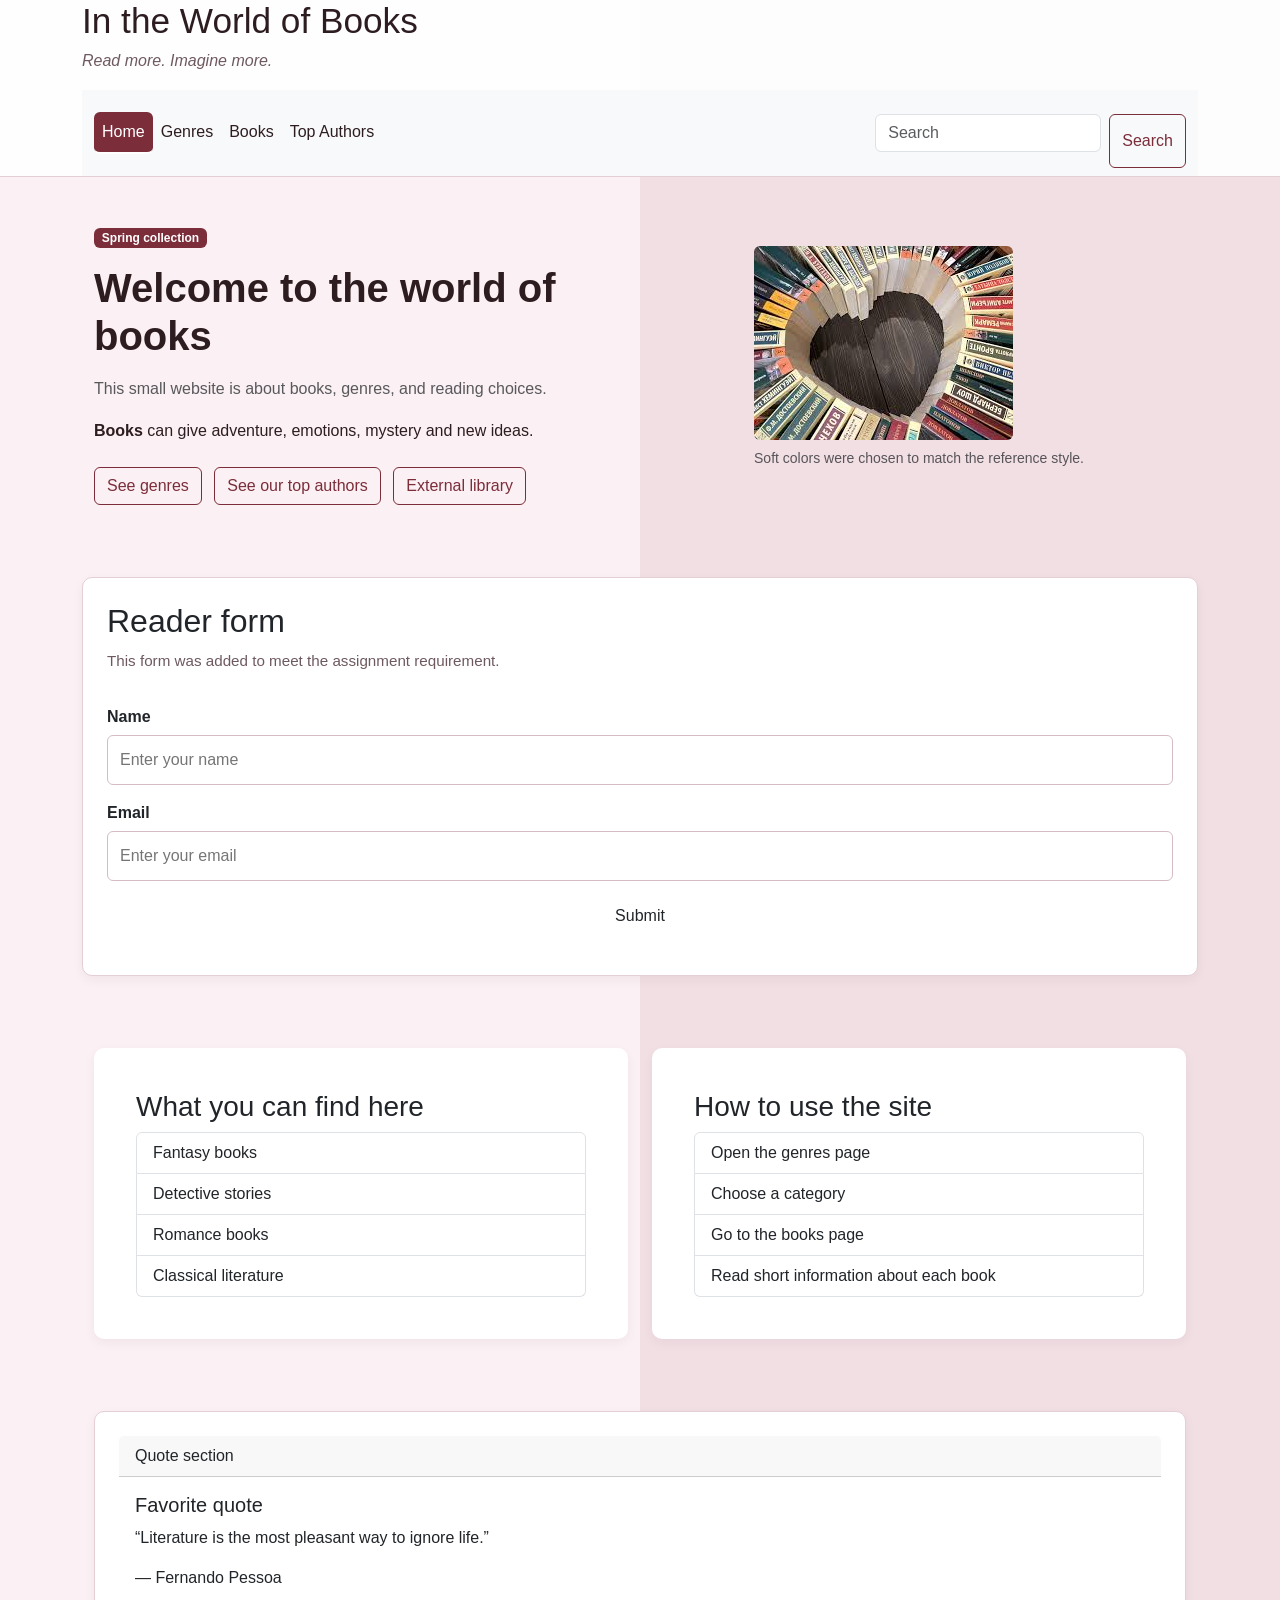
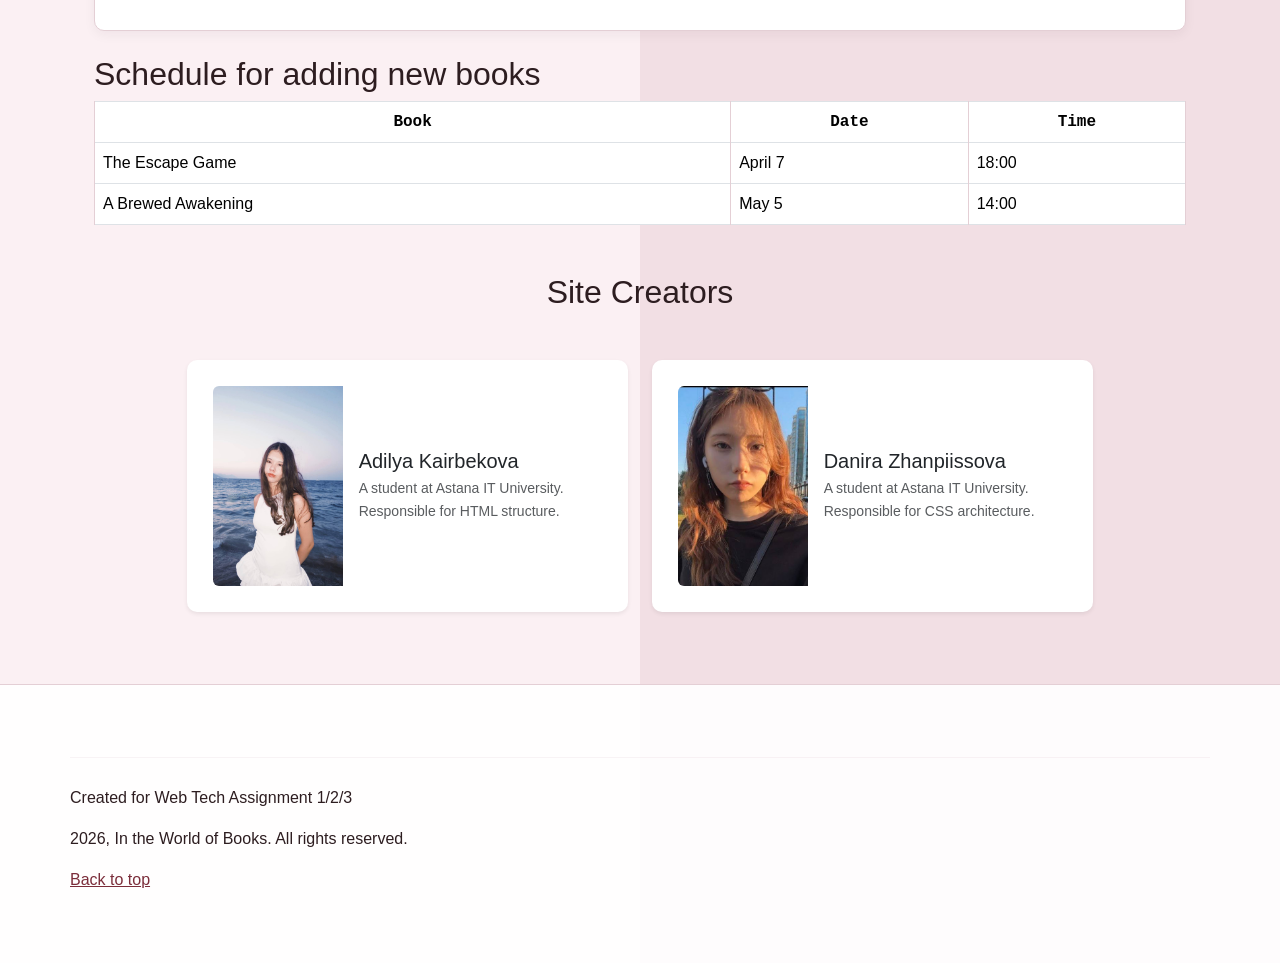
<file: index.html>
<!DOCTYPE html>
<html lang="en">
<head>
  <meta charset="utf-8">
  <meta name="viewport" content="width=device-width, initial-scale=1.0">
  <title>In the World of Books</title>
  <link href="https://cdn.jsdelivr.net/npm/bootstrap@5.3.8/dist/css/bootstrap.min.css" rel="stylesheet">
  <link rel="stylesheet" href="style.css">
  <script src="https://cdn.jsdelivr.net/npm/bootstrap@5.3.8/dist/js/bootstrap.bundle.min.js"></script>
  
  <style>
    #welcome-title {
      letter-spacing: 1px;
    }

    .quote-word {
      color: #7b2d3a;
      font-weight: bold;
    }
  </style>
</head>
<body id="top">

<header class="site-header">
    <div class="container">
      <h1 class="site-title">In the World of Books</h1>
      <p class="site-subtitle"><em>Read more. Imagine more.</em></p>
<nav class="navbar navbar-expand-sm bg-light navbar-light">
  <div class="container-fluid">
    <ul class="navbar-nav">
      <li class="nav-item">
        <a class="nav-link active" href="index.html">Home</a>
      </li>
      <li class="nav-item">
        <a class="nav-link" href="genres.html">Genres</a>
      </li>
      <li class="nav-item">
        <a class="nav-link" href="books.html">Books</a>
      </li>
      <li class="nav-item">
        <a class="nav-link" href="authors.html">Top Authors</a>
      </li>
    </ul>
    <form class="d-flex" role="search">
      <input class="form-control me-2" type="search" placeholder="Search" aria-label="Search"/>
      <button class="btn btn-outline-danger" type="submit">Search</button>
    </form>
  </div>
</nav>
</div>
  </header>

  <main class="container">
    <section class="py-5">
  <div class="container-fluid">
    <div class="row align-items-center g-4">
      <div class="col-lg-6">
        <span class="badge bg-danger mb-3">Spring collection</span>
        <h1 class="display-6 fw-bold mb-3">Welcome to the world of books</h1>
        <p class="text-muted">This small website is about books, genres, and reading choices.</p>
        <p><strong>Books</strong> can give adventure, emotions, mystery and new ideas.</p>
        <div class="mt-4">
          <a href="genres.html" class="btn btn-outline-danger me-2">See genres</a>
          <a href="authors.html" class="btn btn-outline-danger me-2">See our top authors</a>
          <a href="https://www.gutenberg.org/" class="btn btn-outline-danger">External library</a>
        </div>
      </div>
      <div class="col-lg-6 text-center">
        <figure class="figure">
          <img src="images/books.jfif" class="rounded" alt="Book cover">
          <figcaption class="figure-caption text-muted mt-2">Soft colors were chosen to match the reference style.</figcaption>
        </figure>
      </div>
    </div>
  </div>
</section>

    <section class="card">
      <h2>Reader form</h2>
      <p class="small-note">This form was added to meet the assignment requirement.</p>

      <form action="#" method="post" id="reader-form">
        <label for="name">Name</label>
        <input type="text" id="name" name="name" placeholder="Enter your name" required>

        <label for="email">Email</label>
        <input type="email" id="email" name="email" placeholder="Enter your email" required>

        <input type="submit" value="Submit" class="btn">
      </form>
    </section>

    <section class="container my-5">
      <div class="row g-4 clearfix">
        <div class="col-md-6">
          <div class="card h-100">
            <div class="card-body">
        <h3>What you can find here</h3>
        <ul class="list-group">
        <li class="list-group-item">Fantasy books</li>
        <li class="list-group-item">Detective stories</li>
        <li class="list-group-item">Romance books</li>
        <li class="list-group-item">Classical literature</li>
        </ul>
            </div>
            </div>
        </div>
      <div class="col-md-6">
          <div class="card h-100">
            <div class="card-body">
        <h3>How to use the site</h3>
        <ol class="list-group">
          <li class="list-group-item">Open the genres page</li>
          <li class="list-group-item">Choose a category</li>
          <li class="list-group-item">Go to the books page</li>
          <li class="list-group-item">Read short information about each book</li>
        </ol>
            </div>
          </div>
      </div>
    </section>

    <section class="container my-4">
      <div class="card">
  <div class="card-header">
    Quote section
  </div>
  <div class="card-body">
    <h5 class="card-title">Favorite quote</h5>
    <p class="card-text">“Literature is the most pleasant way to ignore life.”</p>
    <footer>— Fernando Pessoa</footer>
  </div>
</div>
    </section>

    <div class="container mt-3">
  <h2>Schedule for adding new books</h2>           
  <table class="table table-bordered">
    <thead>
      <tr>
        <th>Book</th>
        <th>Date</th>
        <th>Time</th>
      </tr>
    </thead>
    <tbody>
      <tr>
        <td>The Escape Game</td>
        <td>April 7</td>
        <td>18:00</td>
      </tr>
      <tr>
        <td>A Brewed Awakening</td>
        <td>May 5</td>
        <td>14:00</td>
      </tr>
    </tbody>
  </table>
</div>
    </section>
  
 <section class="container my-5">
  <h2 class="text-center mb-4">Site Creators</h2>
  <div class="row g-4 justify-content-center">
  <div class="col-md-6 col-lg-5">
      <div class="card h-100 shadow-sm">
        <div class="row g-0 align-items-center">
          <div class="col-4">
            <img src="Adilya.jpg" class="img-fluid rounded-start" alt="Creator One" style="object-fit: cover; height: 100%;">
          </div>
          <div class="col-8">
            <div class="card-body">
              <h5 class="card-title mb-1">Adilya Kairbekova</h5>
              <p class="card-text small text-muted">A student at Astana IT University. Responsible for HTML structure.</p>
            </div>
          </div>
        </div>
      </div>
    </div>

    <div class="col-md-6 col-lg-5">
      <div class="card h-100 shadow-sm">
        <div class="row g-0 align-items-center">
          <div class="col-4">
            <img src="danira creator.jpg" class="img-fluid rounded-start" alt="Creator Two" style="object-fit: cover; height: 100%;">
          </div>
          <div class="col-8">
            <div class="card-body">
              <h5 class="card-title mb-1">Danira Zhanpiissova</h5>
              <p class="card-text small text-muted">A student at Astana IT University. Responsible for CSS architecture.</p>
            </div>
          </div>
        </div>
      </div>
    </div>
</div> 
</section>
</main>

  <footer class="site-footer py-4 mt-5">
    <div class="container footer-box">
      <hr>
      <address>Created for Web Tech Assignment 1/2/3</address>
      <p>2026, In the World of Books. All rights reserved.</p>
      <p><a href="#top">Back to top</a></p>
    </div>
  </footer>

</body>
</html>
</file>
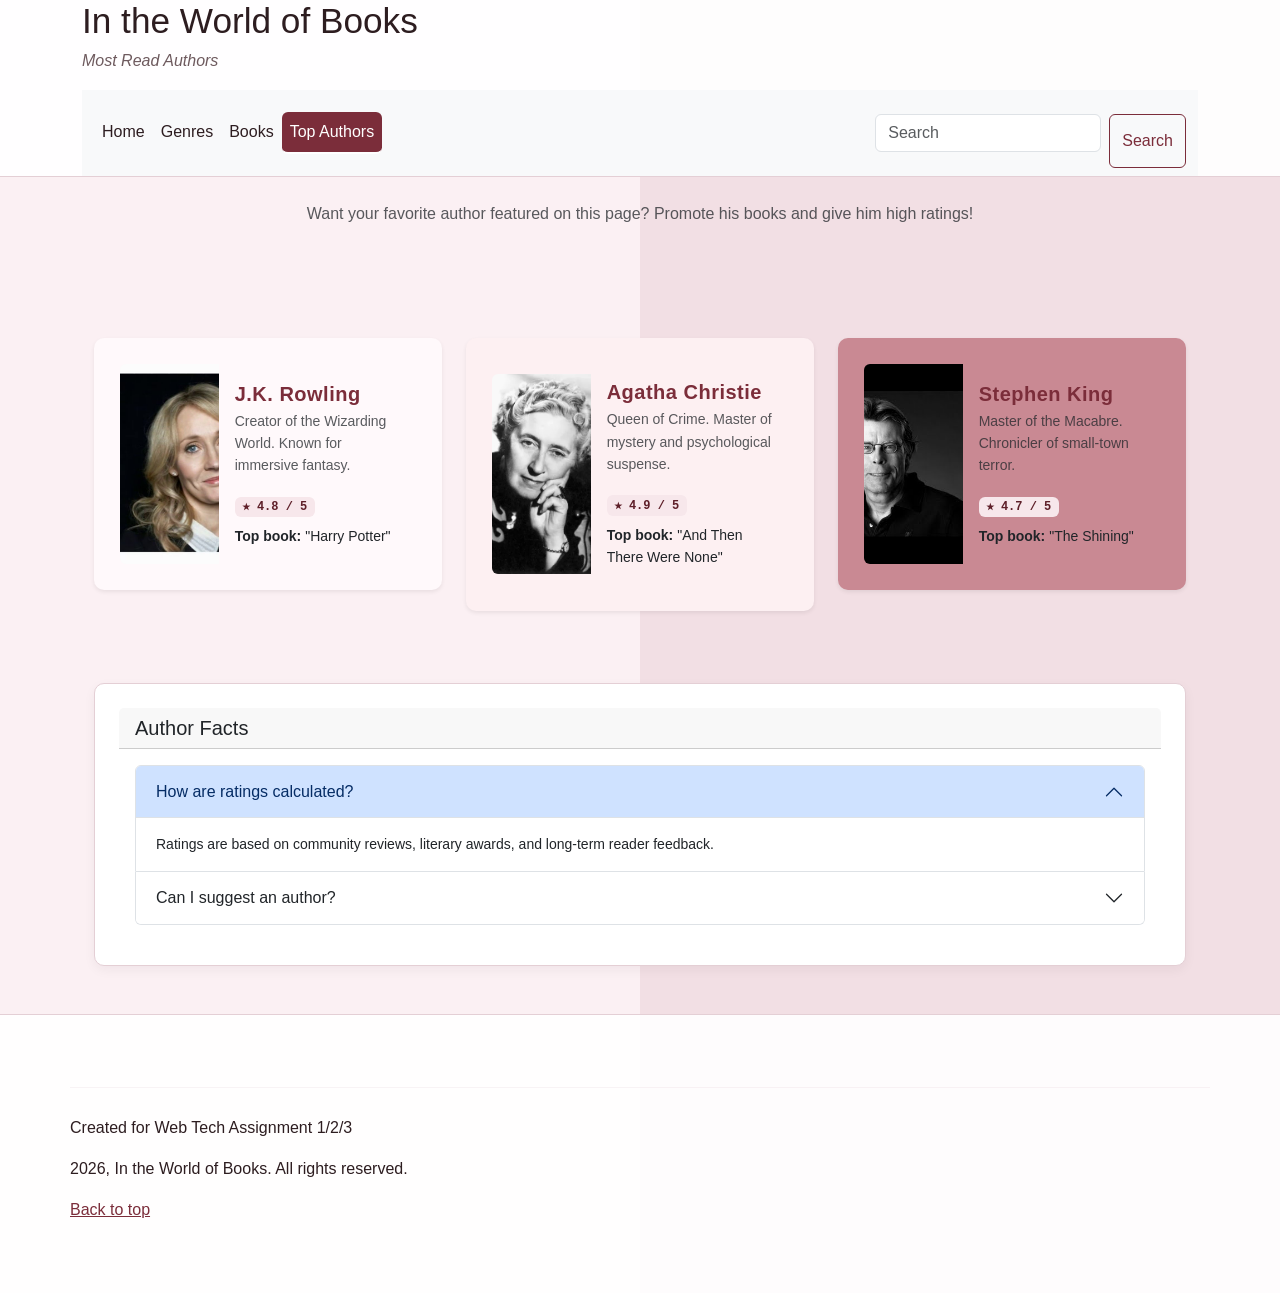
<file: authors.html>
<!DOCTYPE html>
<html lang="en">
<head>
  <meta charset="utf-8">
  <meta name="viewport" content="width=device-width, initial-scale=1.0">
  <title>Authors - In the World of Books</title>
  <link href="https://cdn.jsdelivr.net/npm/bootstrap@5.3.8/dist/css/bootstrap.min.css" rel="stylesheet">
  <link rel="stylesheet" href="style.css">
  <script src="https://cdn.jsdelivr.net/npm/bootstrap@5.3.8/dist/js/bootstrap.bundle.min.js"></script>
  
  <style>
    .author-name {
      letter-spacing: 0.5px;
      color: #7b2d3a;
      font-weight: bold;
    }
    .rating-badge {
      font-family: monospace;
      background: #f7e7eb;
      color: #5e1f29;
    }
  </style>
</head>
<body id="top">

<header class="site-header">
    <div class="container">
      <h1 class="site-title">In the World of Books</h1>
      <p class="site-subtitle"><em>Most Read Authors</em></p>
<nav class="navbar navbar-expand-sm bg-light navbar-light">
  <div class="container-fluid">
    <ul class="navbar-nav">
      <li class="nav-item">
        <a class="nav-link" href="index.html">Home</a>
      </li>
      <li class="nav-item">
        <a class="nav-link" href="genres.html">Genres</a>
      </li>
      <li class="nav-item">
        <a class="nav-link" href="books.html">Books</a>
      </li>
      <li class="nav-item">
        <a class="nav-link active" href="authors.html">Top Authors</a>
      </li>
    </ul>
    <form class="d-flex" role="search">
      <input class="form-control me-2" type="search" placeholder="Search" aria-label="Search"/>
      <button class="btn btn-outline-danger" type="submit">Search</button>
    </form>
  </div>
  </div>
</nav>
</div>
  </header>

  <main class="container">
    
    <section class="py-4 text-center">
      <p class="text-muted">Want your favorite author featured on this page? Promote his books and give him high ratings!</p>
    </section>

    <section class="container my-5">
      <div class="row g-4 justify-content-center">
        <div class="col-md-6 col-lg-4">
          <div class="card h-100 shadow-sm author-card" id="author-rowling">
            <div class="row g-0 align-items-center">
              <div class="col-4">
                <img src="maxresdefault.jpg" class="img-fluid rounded-start" alt="J.K. Rowling" style="object-fit: cover; height: 100%;">
              </div>
              <div class="col-8">
                <div class="card-body">
                  <h5 class="card-title mb-1 author-name">J.K. Rowling</h5>
                  <p class="card-text small text-muted">Creator of the Wizarding World. Known for immersive fantasy.</p>
                  <span class="badge rating-badge">★ 4.8 / 5</span>
                  <p class="card-text small mt-2"><strong>Top book:</strong> "Harry Potter"</p>
                </div>
              </div>
            </div>
          </div>
        </div>

        <div class="col-md-6 col-lg-4">
          <div class="card h-100 shadow-sm author-card" id="author-christie">
            <div class="row g-0 align-items-center">
              <div class="col-4">
                <img src="a297c4a66b313e410c8780db41d5078c.webp" class="img-fluid rounded-start" alt="Agatha Christie" style="object-fit: cover; height: 100%;">
              </div>
              <div class="col-8">
                <div class="card-body">
                  <h5 class="card-title mb-1 author-name">Agatha Christie</h5>
                  <p class="card-text small text-muted">Queen of Crime. Master of mystery and psychological suspense.</p>
                  <span class="badge rating-badge">★ 4.9 / 5</span>
                  <p class="card-text small mt-2"><strong>Top book:</strong> "And Then There Were None"</p>
                </div>
              </div>
            </div>
          </div>
        </div>

        <div class="col-md-6 col-lg-4">
          <div class="card h-100 shadow-sm author-card" id="author-king">
            <div class="row g-0 align-items-center">
              <div class="col-4">
                <img src="hqdefault.jpg" class="img-fluid rounded-start" alt="Stephen King" style="object-fit: cover; height: 100%;">
              </div>
              <div class="col-8">
                <div class="card-body">
                  <h5 class="card-title mb-1 author-name">Stephen King</h5>
                  <p class="card-text small text-muted">Master of the Macabre. Chronicler of small-town terror.</p>
                  <span class="badge rating-badge">★ 4.7 / 5</span>
                  <p class="card-text small mt-2"><strong>Top book:</strong> "The Shining"</p>
                </div>
              </div>
            </div>
          </div>
        </div>

      </div>
    </section>

    <section class="container my-5">
      <div class="card">
        <div class="card-header">
          <h5 class="mb-0">Author Facts</h5>
        </div>
        <div class="card-body">
          <div class="accordion" id="authorFaq">
            <div class="accordion-item">
              <h2 class="accordion-header">
                <button class="accordion-button" type="button" data-bs-toggle="collapse" data-bs-target="#faq1">
                  How are ratings calculated?
                </button>
              </h2>
              <div id="faq1" class="accordion-collapse collapse show" data-bs-parent="#authorFaq">
                <div class="accordion-body small">
                  Ratings are based on community reviews, literary awards, and long-term reader feedback.
                </div>
              </div>
            </div>
            <div class="accordion-item">
              <h2 class="accordion-header">
                <button class="accordion-button collapsed" type="button" data-bs-toggle="collapse" data-bs-target="#faq2">
                  Can I suggest an author?
                </button>
              </h2>
              <div id="faq2" class="accordion-collapse collapse" data-bs-parent="#authorFaq">
                <div class="accordion-body small">
                  Yes! Use the contact form on the Home page or email us directly.
                </div>
              </div>
            </div>
          </div>
        </div>
      </div>
    </section>

  </main>

  <footer class="site-footer py-4 mt-5">
    <div class="container footer-box">
      <hr>
      <address>Created for Web Tech Assignment 1/2/3</address>
      <p>2026, In the World of Books. All rights reserved.</p>
      <p><a href="#top">Back to top</a></p>
    </div>
  </footer>

</body>
</html>
</file>
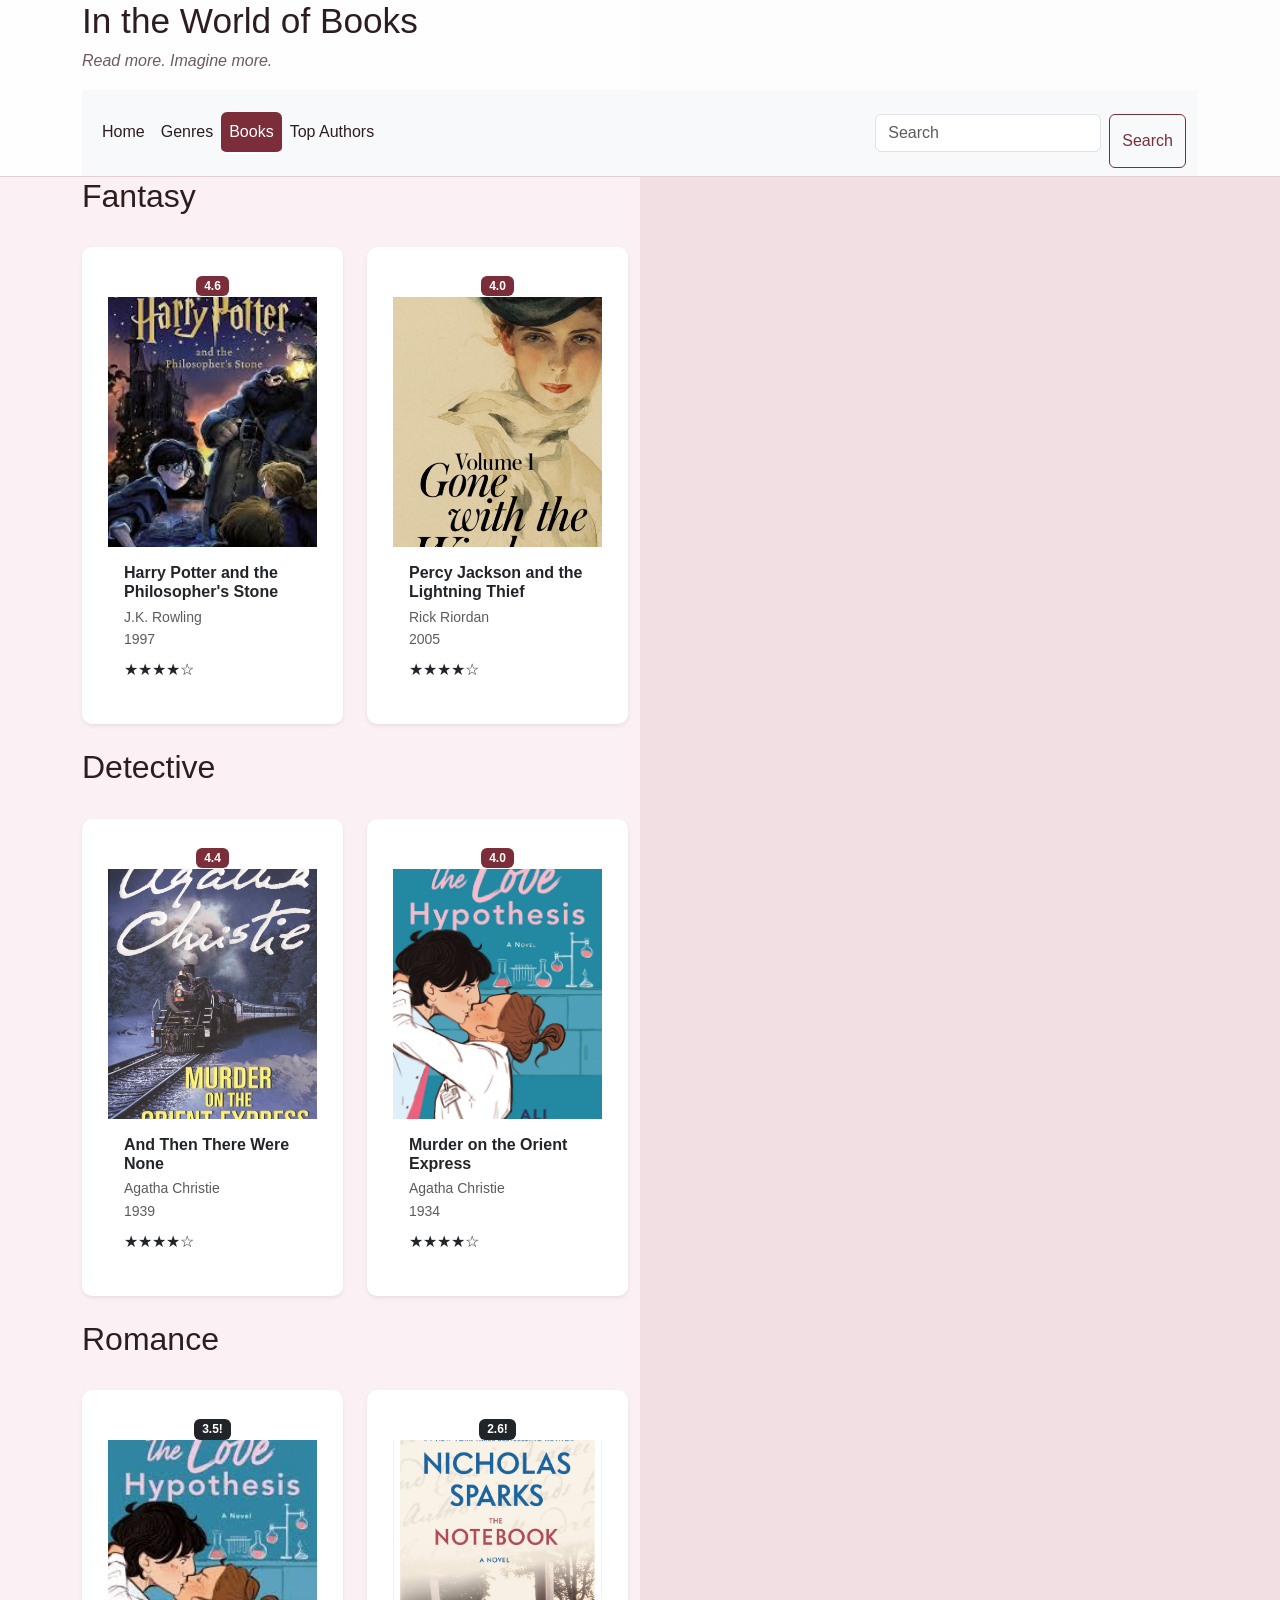
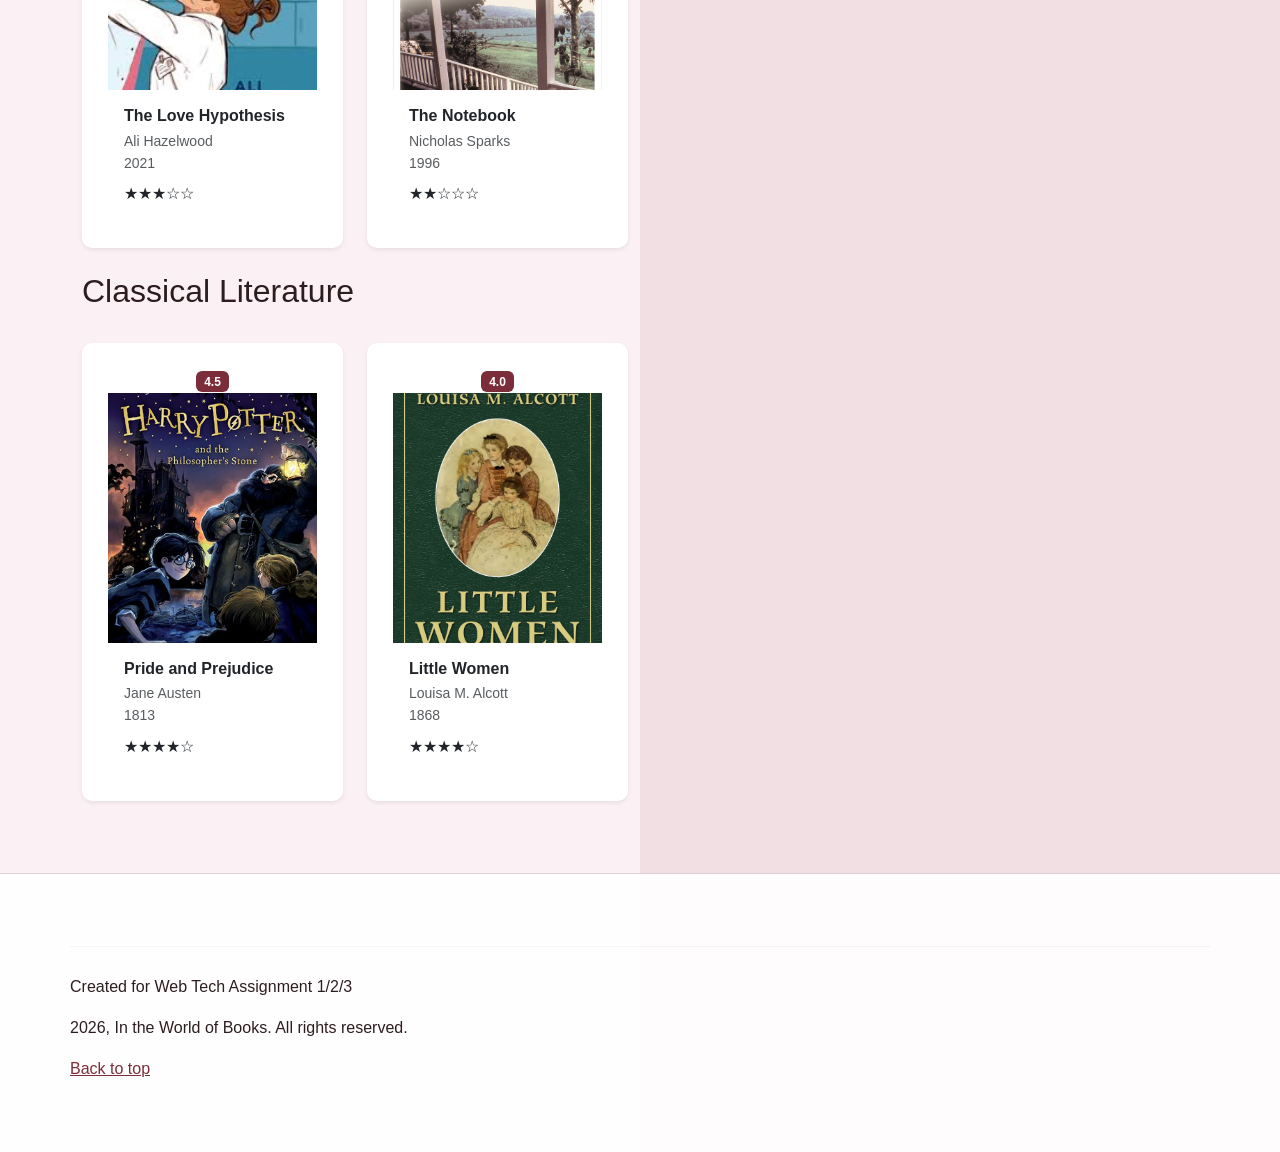
<file: books.html>
<!DOCTYPE html>
<html lang="en">
<head>
  <meta charset="utf-8">
  <meta name="viewport" content="width=device-width, initial-scale=1.0">
  <title>Genres - In the World of Books</title>
  <link href="https://cdn.jsdelivr.net/npm/bootstrap@5.3.2/dist/css/bootstrap.min.css" rel="stylesheet">
  <link rel="stylesheet" href="style.css">
  <script src="https://cdn.jsdelivr.net/npm/bootstrap@5.3.2/dist/js/bootstrap.bundle.min.js"></script>
</head>
<body id="top">

  <header class="site-header">
    <div class="container">
      <h1 class="site-title">In the World of Books</h1>
      <p class="site-subtitle"><em>Read more. Imagine more.</em></p>
<nav class="navbar navbar-expand-sm bg-light navbar-light">
  <div class="container-fluid">
    <ul class="navbar-nav">
      <li class="nav-item">
        <a class="nav-link" href="index.html">Home</a>
      </li>
      <li class="nav-item">
        <a class="nav-link" href="genres.html">Genres</a>
      </li>
      <li class="nav-item">
        <a class="nav-link active" href="books.html">Books</a>
      </li>
      <li class="nav-item">
        <a class="nav-link" href="authors.html">Top Authors</a>
      </li>
    </ul>
    <form class="d-flex" role="search">
      <input class="form-control me-2" type="search" placeholder="Search" aria-label="Search"/>
      <button class="btn btn-outline-danger" type="submit">Search</button>
    </form>
  </div>
</nav>
</div>
  </header>

  <main class="container mb-5">


    <h2 class="genre-divider" id="fantasy">Fantasy</h2>
    <div class="row row-cols-1 row-cols-md-2 row-cols-lg-4 g-4">
      <div class="col">
        <div class="card h-100 border-0 shadow-sm">
          <div class="book-cover-wrapper rounded-top text-center">
            <span class="badge bg-danger rating-badge">4.6</span>
            <img src="images/Harry Potter and the Philosopher's Stone.jfif" alt="Harry Potter">
          </div>
          <div class="card-body">
            <h6 class="fw-bold mb-1">Harry Potter and the Philosopher's Stone</h6>
            <p class="small text-muted mb-0">J.K. Rowling</p>
            <p class="small text-muted mb-2">1997</p>
            <div class="star-rating">★★★★☆</div>
          </div>
        </div>
      </div>

        <div class="col">
        <div class="card h-100 border-0 shadow-sm">
          <div class="book-cover-wrapper rounded-top text-center">
            <span class="badge bg-danger rating-badge">4.0</span>
            <img src="images/70978477.jpg" alt="Percy Jackson">
          </div>
          <div class="card-body">
            <h6 class="fw-bold mb-1">Percy Jackson and the Lightning Thief</h6>
            <p class="small text-muted mb-0">Rick Riordan</p>
            <p class="small text-muted mb-2">2005</p>
            <div class="star-rating">★★★★☆</div>
          </div>
        </div>
      </div>
    </div>

    <h2 class="genre-divider" id="detective">Detective</h2>
    <div class="row row-cols-1 row-cols-md-2 row-cols-lg-4 g-4">
      <div class="col">
        <div class="card h-100 border-0 shadow-sm">
          <div class="book-cover-wrapper rounded-top text-center">
            <span class="badge bg-danger rating-badge">4.4</span>
            <img src="images/018eda52-fa37-7086-a4c0-0325d1d99090.jpg" alt="Agatha Christie">
          </div>
          <div class="card-body">
            <h6 class="fw-bold mb-1">And Then There Were None</h6>
            <p class="small text-muted mb-0">Agatha Christie</p>
            <p class="small text-muted mb-2">1939</p>
            <div class="star-rating">★★★★☆</div>
          </div>
        </div>
      </div>

        <div class="col">
        <div class="card h-100 border-0 shadow-sm">
          <div class="book-cover-wrapper rounded-top text-center">
            <span class="badge bg-danger rating-badge">4.0</span>
            <img src="images/48188e5f4d6969175cce1b35d485c083.jpg" alt="Agatha Christie">
          </div>
          <div class="card-body">
            <h6 class="fw-bold mb-1">Murder on the Orient Express</h6>
            <p class="small text-muted mb-0">Agatha Christie</p>
            <p class="small text-muted mb-2">1934</p>
            <div class="star-rating">★★★★☆</div>
          </div>
        </div>
      </div>
    </div>

   <h2 class="genre-divider" id="romance">Romance</h2>
    <div class="row row-cols-1 row-cols-md-2 row-cols-lg-4 g-4">
      
      <div class="col">
        <div class="card h-100 border-0 shadow-sm">
          <div class="book-cover-wrapper rounded-top text-center">
            <span class="badge bg-dark rating-badge">3.5!</span>
            <img src="images/The Love Hypothesis.jfif" alt="The Love Hypothesis">
          </div>
          <div class="card-body">
            <h6 class="fw-bold mb-1">The Love Hypothesis</h6>
            <p class="small text-muted mb-0">Ali Hazelwood</p>
            <p class="small text-muted mb-2">2021</p>
            <div class="star-rating">★★★☆☆</div>
          </div>
        </div>
      </div>

      <div class="col">
        <div class="card h-100 border-0 shadow-sm">
          <div class="book-cover-wrapper rounded-top text-center">
            <span class="badge bg-dark rating-badge">2.6!</span>
            <img src="images/the-notebook.jpg" alt="The Notebook">
          </div>
          <div class="card-body">
            <h6 class="fw-bold mb-1">The Notebook</h6>
            <p class="small text-muted mb-0">Nicholas Sparks</p>
            <p class="small text-muted mb-2">1996</p>
            <div class="star-rating">★★☆☆☆</div>
          </div>
        </div>
      </div>

    </div> <h2 class="genre-divider" id="classic">Classical Literature</h2>
    <div class="row row-cols-1 row-cols-md-2 row-cols-lg-4 g-4">
      
      <div class="col">
        <div class="card h-100 border-0 shadow-sm">
          <div class="book-cover-wrapper rounded-top text-center">
            <span class="badge bg-danger rating-badge">4.5</span>
            <img src="images/6945733700.jpg" alt="Pride and Prejudice">
          </div>
          <div class="card-body">
            <h6 class="fw-bold mb-1">Pride and Prejudice</h6>
            <p class="small text-muted mb-0">Jane Austen</p>
            <p class="small text-muted mb-2">1813</p>
            <div class="star-rating">★★★★☆</div>
          </div>
        </div>
      </div>

      <div class="col">
        <div class="card h-100 border-0 shadow-sm">
          <div class="book-cover-wrapper rounded-top text-center">
            <span class="badge bg-danger rating-badge">4.0</span>
            <img src="images/little-women-159.jpg" alt="Little Women">
          </div>
          <div class="card-body">
            <h6 class="fw-bold mb-1">Little Women</h6>
            <p class="small text-muted mb-0">Louisa M. Alcott</p>
            <p class="small text-muted mb-2">1868</p>
            <div class="star-rating">★★★★☆</div>
          </div>
        </div>
      </div>

    </div>
  </main>

  <footer class="site-footer py-4 mt-5">
    <div class="container footer-box">
      <hr>
      <address>Created for Web Tech Assignment 1/2/3</address>
      <p>2026, In the World of Books. All rights reserved.</p>
      <p><a href="#top">Back to top</a></p>
    </div>
  </footer>
</body>
</html>
</file>
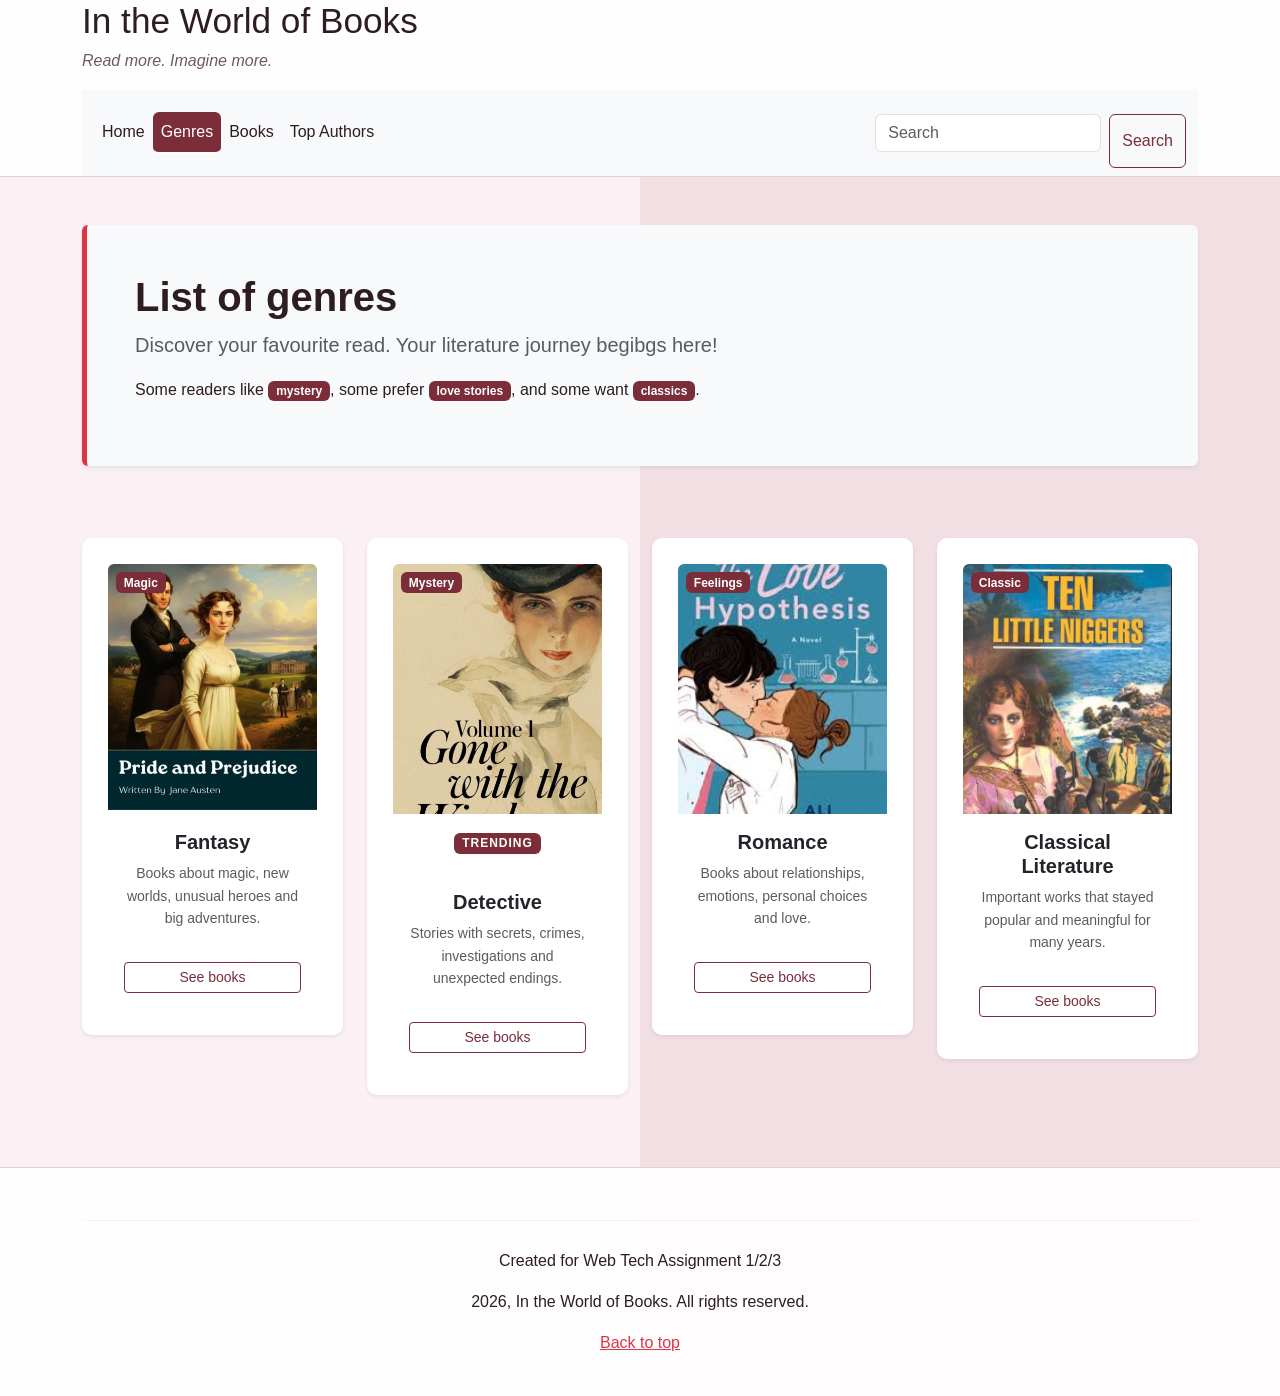
<file: genres.html>
<!DOCTYPE html>
<html lang="en">
<head>
  <meta charset="utf-8">
  <meta name="viewport" content="width=device-width, initial-scale=1.0">
  <title>Genres - In the World of Books</title>
  <link href="https://cdn.jsdelivr.net/npm/bootstrap@5.3.2/dist/css/bootstrap.min.css" rel="stylesheet">
  <link rel="stylesheet" href="style.css">
  <script src="https://cdn.jsdelivr.net/npm/bootstrap@5.3.2/dist/js/bootstrap.bundle.min.js"></script>
</head>
<body id="top">

  <header class="site-header">
    <div class="container">
      <h1 class="site-title">In the World of Books</h1>
      <p class="site-subtitle"><em>Read more. Imagine more.</em></p>
<nav class="navbar navbar-expand-sm bg-light navbar-light">
  <div class="container-fluid">
    <ul class="navbar-nav">
      <li class="nav-item">
        <a class="nav-link" href="index.html">Home</a>
      </li>
      <li class="nav-item">
        <a class="nav-link active" href="genres.html">Genres</a>
      </li>
      <li class="nav-item">
        <a class="nav-link" href="books.html">Books</a>
      </li>
      <li class="nav-item">
        <a class="nav-link" href="authors.html">Top Authors</a>
      </li>
    </ul>
    <form class="d-flex" role="search">
      <input class="form-control me-2" type="search" placeholder="Search" aria-label="Search"/>
      <button class="btn btn-outline-danger" type="submit">Search</button>
    </form>
  </div>
</nav>
</div>
  </header>

  <main class="container my-5">
    <section class="p-4 p-md-5 mb-5 rounded bg-light border-start border-danger border-5 shadow-sm">
      <div class="col-lg-8">
        <h2 class="display-6 fw-bold">List of genres</h2>
        <p class="text-muted lead">Discover your favourite read. Your literature journey begibgs here!</p>
        <p>Some readers like <span class="badge bg-danger">mystery</span>, some prefer <span class="badge bg-danger">love stories</span>, and some want <span class="badge bg-danger">classics</span>.</p>
      </div>
    </section>

    <div class="row g-4" id="genres-list">

      <div class="col-md-6 col-lg-3">
        <div class="card h-100 shadow-sm border-0">
          <div class="position-relative">
            <span class="badge bg-danger position-absolute top-0 start-0 m-2">Magic</span>
            <img src="images/72741001.webp" class="card-img-top rounded-top" alt="Fantasy" style="height: 200px; object-fit: cover;">
          </div>
          <div class="card-body d-flex flex-column text-center">
            <h3 class="h5 fw-bold">Fantasy</h3>
            <p class="card-text small text-muted flex-grow-1">Books about magic, new worlds, unusual heroes and big adventures.</p>
            <a href="books.html#fantasy" class="btn btn-outline-danger btn-sm mt-3">See books</a>
          </div>
        </div>
      </div>





      <div class="col-md-6 col-lg-3">
        <div class="card h-100 shadow-sm border-0">
          <div class="position-relative">
            <span class="badge bg-danger position-absolute top-0 start-0 m-2">Mystery</span>
            <img src="images/70978477.jpg" class="card-img-top rounded-top" alt="Detective" style="height: 200px; object-fit: cover;">
            <div class="card-body d-flex flex-column text-center">
              <div class="mb-1">
        <span class="badge bg-danger text-uppercase" style="font-size: 0.75rem; letter-spacing: 1px;">
          Trending
        </span>
      </div>
            </div>
          </div>




          <div class="card-body d-flex flex-column text-center">
            <h3 class="h5 fw-bold">Detective</h3>
            <p class="card-text small text-muted flex-grow-1">Stories with secrets, crimes, investigations and unexpected endings.</p>
            <a href="books.html#detective" class="btn btn-outline-danger btn-sm mt-3">See books</a>
          </div>
        </div>
      </div>

      <div class="col-md-6 col-lg-3">
        <div class="card h-100 shadow-sm border-0">
          <div class="position-relative">
            <span class="badge bg-danger position-absolute top-0 start-0 m-2">Feelings</span>
            <img src="images/The Love Hypothesis.jfif" class="card-img-top rounded-top" alt="Romance" style="height: 200px; object-fit: cover;">
          </div>
          <div class="card-body d-flex flex-column text-center">
            <h3 class="h5 fw-bold">Romance</h3>
            <p class="card-text small text-muted flex-grow-1">Books about relationships, emotions, personal choices and love.</p>
            <a href="books.html#romance" class="btn btn-outline-danger btn-sm mt-3">See books</a>
          </div>
        </div>
      </div>

      <div class="col-md-6 col-lg-3">
        <div class="card h-100 shadow-sm border-0">
          <div class="position-relative">
            <span class="badge bg-danger position-absolute top-0 start-0 m-2">Classic</span>
            <img src="images/orig.webp" class="card-img-top rounded-top" alt="Classical Literature" style="height: 200px; object-fit: cover;">
          </div>
          <div class="card-body d-flex flex-column text-center">
            <h3 class="h5 fw-bold">Classical Literature</h3>
            <p class="card-text small text-muted flex-grow-1">Important works that stayed popular and meaningful for many years.</p>
            <a href="books.html#classic" class="btn btn-outline-danger btn-sm mt-3">See books</a>
          </div>
        </div>
      </div>

    </div> </main>

  <footer class="site-footer py-4 mt-5">
    <div class="container text-center">
      <hr>
      <address>Created for Web Tech Assignment 1/2/3</address>
      <p>2026, In the World of Books. All rights reserved.</p>
      <p><a href="#top" class="text-danger">Back to top</a></p>
    </div>
  </footer>
</body>
</html>
</file>
<file: style.css>
:root {
  --bg-left: #fbf0f3;
  --bg-right: #f2dfe4;
  --white: #ffffff;
  --main: #7b2d3a;
  --main-dark: #5e1f29;
  --soft: #c98f9b;
  --text: #2d1d20;
  --muted: #6e5a5e;
  --line: #e4cfd5;
  --radius-sm: 6px;
  --radius-md: 10px;
  --radius-lg: 14px;
  --shadow-soft: 0 4px 12px rgba(45, 29, 32, 0.05);
}

* {
  box-sizing: border-box;
}

html {
  scroll-behavior: smooth;
}

body {
  margin: 0;
  font-family: Arial, Helvetica, sans-serif;
  color: var(--text);
  background: var(--bg-left); 
}

@media (min-width: 992px) {
  body {
    background: linear-gradient(to right, var(--bg-left) 50%, var(--bg-right) 50%);
  }
}

h1, h2, h3 {
  margin-top: 0;
}

p {
  font-size: 1rem;
  line-height: 1.6;
}
.text-left {text-align: left;}
.text-right {text-align: right;}
.text-center {text-align: center;}
.text-justify {
  text-align: justify;
  hyphens: auto;
}

img {
  max-width: 100%;
  display: block;
}

.spacing-example {
  margin: 30px 0;
  padding: 20px;
  border: 1px dashed var(--soft);
}

.site-header {
  background-color: rgba(255, 255, 255, 0.93);
  border-bottom: 1px solid var(--line);
  position: sticky;
  top: 0;
  z-index: 100;
}

.header-box {
  padding: 18px 0;
}

.site-title {
  margin-bottom: 6px;
  font-size: 2.2rem;
  position: static;
}

.site-subtitle {
  color: var(--muted);
  margin-bottom: 16px;
}

.hero-figure img {
  border-radius: var(--radius-md);
  border: 1px solid var(--line);
}

.hero-figure figcaption {
  color: var(--muted);
  margin-top: 10px;
}

.card {
  background-color: var(--white);
  border: 1px solid var(--line);
  border-radius: var(--radius-md);
  padding: 24px;
  margin: 24px 0;
  box-shadow: var(--shadow-soft);
}

.quote-box blockquote {
  margin: 0;
  font-size: 1.1rem;
  color: var(--main-dark);
}

.quote-box footer {
  margin-top: 12px;
  color: var(--muted);
}

.list-box ul, .list-box ol {
  padding-left: 22px;
}

.list-box li {
  margin-bottom: 10px;
  text-align: justify;
  line-height: 1.7;
}

.table-wrap {
  overflow-x: auto;
}

table {
  width: 100%;
  border-collapse: collapse;
}

th, td {
  border: 1px solid var(--line);
  padding: 14px;
  text-align: left;
}

th {
  background-color: #f7e7eb;
  text-align: center;
  font-family: 'Courier New', monospace;
  font-weight: bold;
}

table td {
  text-align: left;
}

form {
  margin-top: 16px;
}

label {
  display: block;
  margin-bottom: 6px;
  font-weight: bold;
}

input, select {
  width: 100%;
  padding: 12px;
  border: 1px solid #d5bcc3;
  border-radius: var(--radius-sm);
  margin-bottom: 16px;
  font-size: 1rem;
}

.genre-grid,
.book-grid {
  margin-top: 10px;
}

.genre-card,
.book-card {
  background-color: var(--white);
  border: 1px solid var(--line);
  border-radius: var(--radius-md);
  overflow: hidden;
  box-shadow: none;
  position: relative;
}

.genre-card img,
.book-card img {
  width: 100%;
  height: 280px;
  object-fit: cover;
  border-bottom: 1px solid var(--line);
}

.genre-info,
.book-info {
  padding: 16px;
  background-color: #fffdfd;
}

.label {
  position: absolute;
  top: 12px;
  right: 12px;
  background-color: rgba(123, 45, 58, 0.92);
  color: white;
  padding: 7px 11px;
  border-radius: var(--radius-sm);
  font-size: 13px;
}

#schedule {
  border-left: 6px solid var(--main);
}

.small-note {
  color: var(--muted);
  font-size: 0.95rem;
}

.footer-box {
  padding: 20px 0 30px;
}

.site-footer {
  background-color: rgba(255, 255, 255, 0.92);
  border-top: 1px solid var(--line);
  margin-top: 32px;
}

.site-footer a {
  color: var(--main);
}

hr {
  border: none;
  height: 1px;
  background-color: var(--line);
  margin: 28px 0;
}

.cover-note {
  font-size: 0.95em;
}

.big-text {
  font-size: 2rem;
}

.section-left {
  text-align: left;
  margin: 20px 0;
  padding: 15px;
}

.section-right {
  text-align: right;
  margin: 20px 0;
  padding: 15px;
}

.section-center {
  text-align: center;
  margin: 20px 0;
  padding: 15px;
}

.section-justify {
  text-align: justify;
  line-height: 1.8; 
  margin: 20px 0;
  padding: 15px;
}
 
.media-note {
  width: 80%;
}
.profile-card {
  background-color: var(--white);
  border: 1px solid var(--line);
  border-radius: var(--radius-md);
  padding: 24px;
  text-align: center;
  box-shadow: var(--shadow-soft);
  transition: transform 0.3s ease, box-shadow 0.3s ease, border-color 0.3s ease;
}


.profile-card .card-img {
  object-fit: cover;
  margin-bottom: 12px;
  border: 2px solid var(--line);
  transition: transform 0.2s ease, border-color 0.2s ease;
}

.profile-card .card-name {
  margin: 8px 0 6px;
  font-size: 1.15rem;
  color: var(--main);
}

.profile-card .card-desc {
  font-size: 0.92rem;
  color: var(--muted);
  line-height: 1.55;
  margin-bottom: 12px;
}

.best-book {
  display: inline-block;
  background: #f7e7eb;
  color: var(--main-dark);
  padding: 5px 12px;
  border-radius: 20px;
  font-size: 0.85rem;
  font-weight: bold;
  font-family: monospace; 
}


#creator-one {
  border-top: 3px solid var(--soft);
  padding-top: 28px; 
}

#creator-two {
  border-top: 3px solid var(--main);
  padding-top: 28px;
}

#author-rowling {
  border-left: 4px solid var(--main);
  background-color: #fff9fb;
}

#author-christie {
  border-left: 4px solid var(--main-dark);
  background-color: #fdf0f2;
}

#author-king {
  border-left: 4px solid var(--main-dark);
  background-color: #c98993;
}

.profile-card:hover {
  transform: translateY(-8px);
  box-shadow: 0 14px 28px rgba(123, 45, 58, 0.18);
  border-color: var(--main);
}

.profile-card:hover .card-img {
  transform: scale(1.08);
  border-color: var(--main);
}


.authors-grid, .creators-grid {
  margin-top: 16px;
}
  
  blockquote {
  font-family: Georgia, "Times New Roman", serif;
  font-style: italic;
  color: var(--main-dark);
  border-left: 3px solid var(--soft);
  padding-left: 15px;
  margin: 20px 0;
}

:root {
  --bs-danger: #7b2d3a;
  --bs-primary-rgb: 123, 45, 58;
  --bs-link-color: #7b2d3a;
  --bs-link-hover-color: #5e1f29;
}

.btn-outline-danger {
  color: var(--main) !important;
  border-color: var(--main) !important;
}

.btn-outline-danger:hover {
  background-color: var(--main) !important;
  border-color: var(--main) !important;
  color: white !important;
}

.btn-danger {
  background-color: var(--main) !important;
  border-color: var(--main) !important;
}

.navbar .nav-link {
  color: var(--text);
  border-radius: var(--radius-sm);
  transition: all 0.2s;
}
.navbar .nav-link:hover,
.navbar .nav-link.active {
  background-color: var(--main);
  color: white;
}

.card:hover {
  box-shadow: 0 8px 24px rgba(123, 45, 58, 0.15);
  transition: transform 0.2s ease;
}

.badge.bg-danger {
  background-color: var(--main) !important; 
}

.author-card img, 
.card img.img-fluid.rounded-start {
  width: 100% !important;
  height: 200px !important; 
  object-fit: cover !important;
  transition: transform 0.3s ease;
}

.author-card, 
.card.h-100 {
  overflow: hidden;
  height: auto !important;
}

.author-card:hover img, 
.card:hover img.img-fluid.rounded-start {
  transform: scale(1.05);
}

.author-card:hover, 
.card:hover {
  border-color: var(--main) !important;
}




.navbar-nav .nav-link:hover {
  transform: scale(1.1); 
  color: #fff !important;
  text-decoration: none;
}

.navbar-nav .nav-link.active {
  border-bottom: 2px solid white;
}

.card img {
    width: 100% !important;
    height: 250px !important; 
    object-fit: cover !important;
    transition: transform 0.3s ease !important;
    }

.card.h-100 {
    overflow: hidden; 
    height: auto !important;
    transition: border-color 0.3s ease, box-shadow 0.3s ease;
    border: 2px solid transparent !important; 
    
}

.card:hover img {
    transform: scale(1.1);
}

.card:hover {
    border-color: var(--main) !important; 
    box-shadow: 0 10px 20px rgba(0,0,0,0.1) !important;
}
</file>
